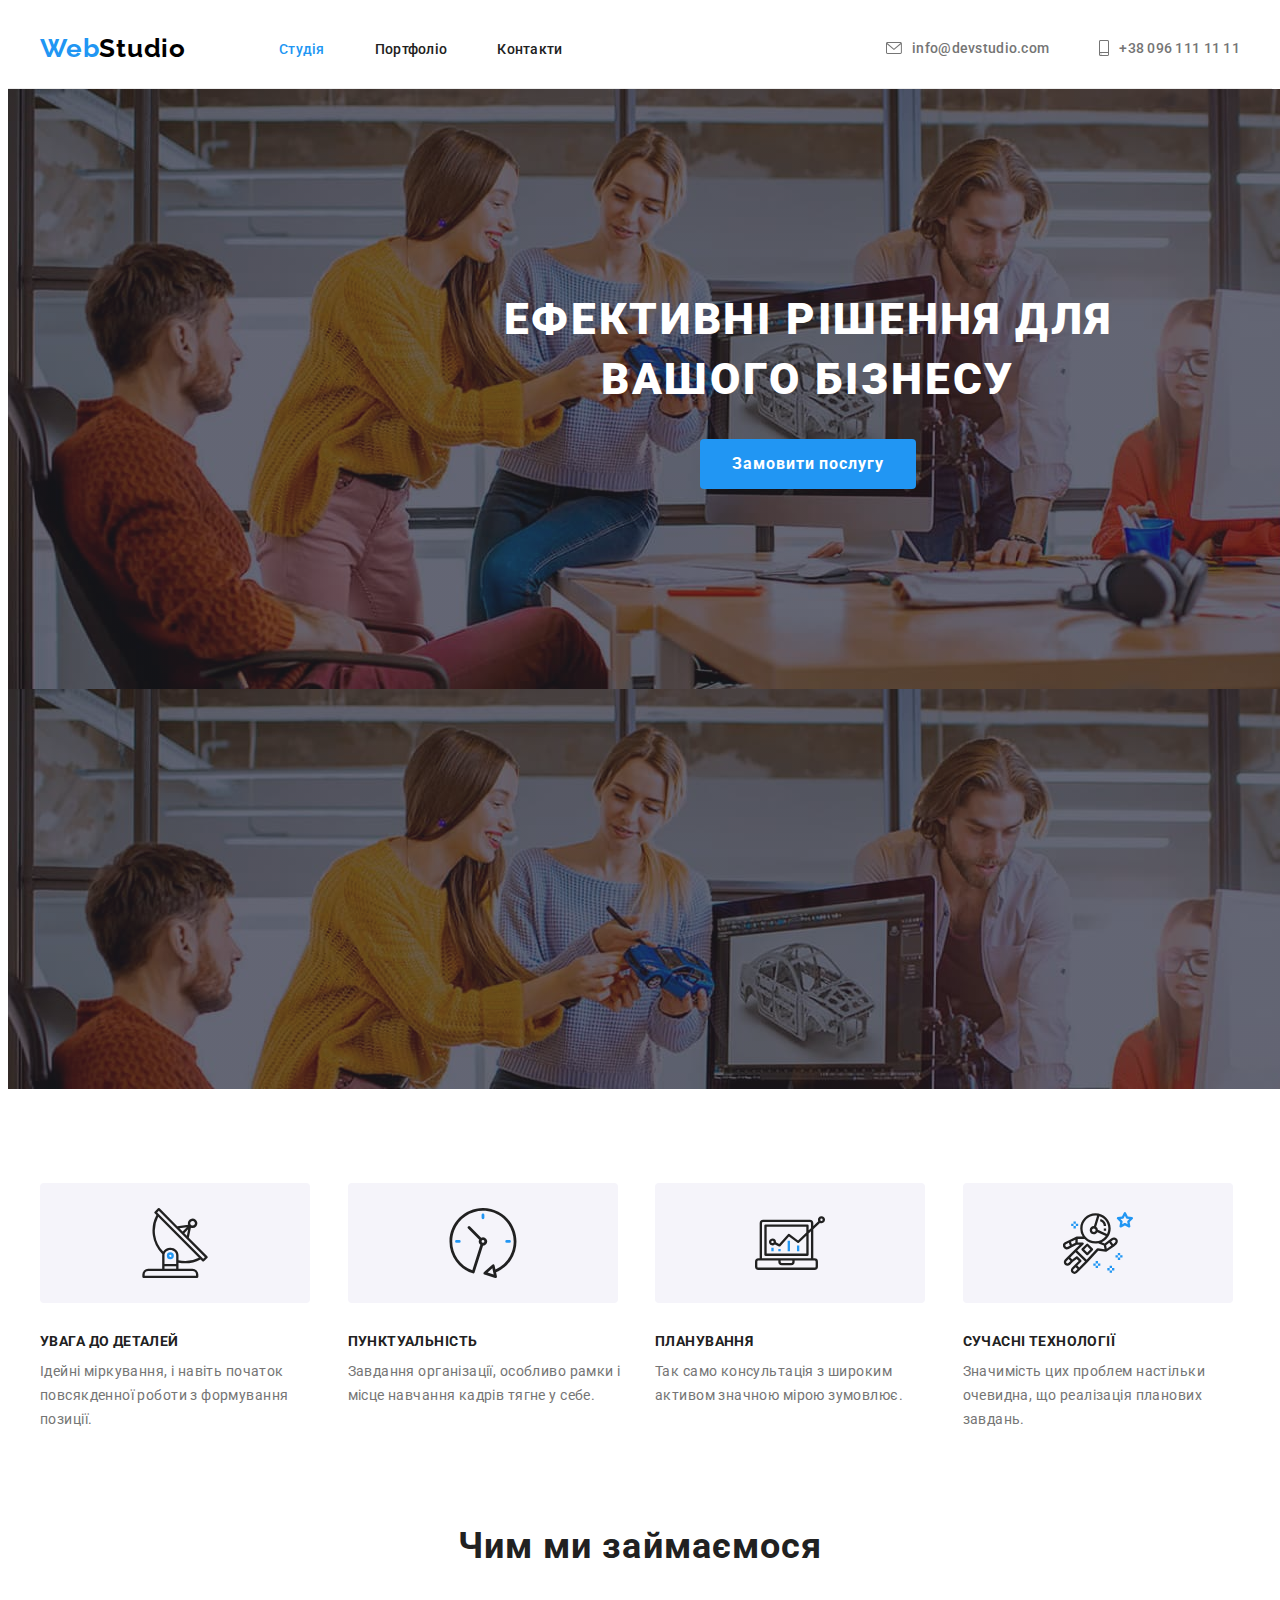
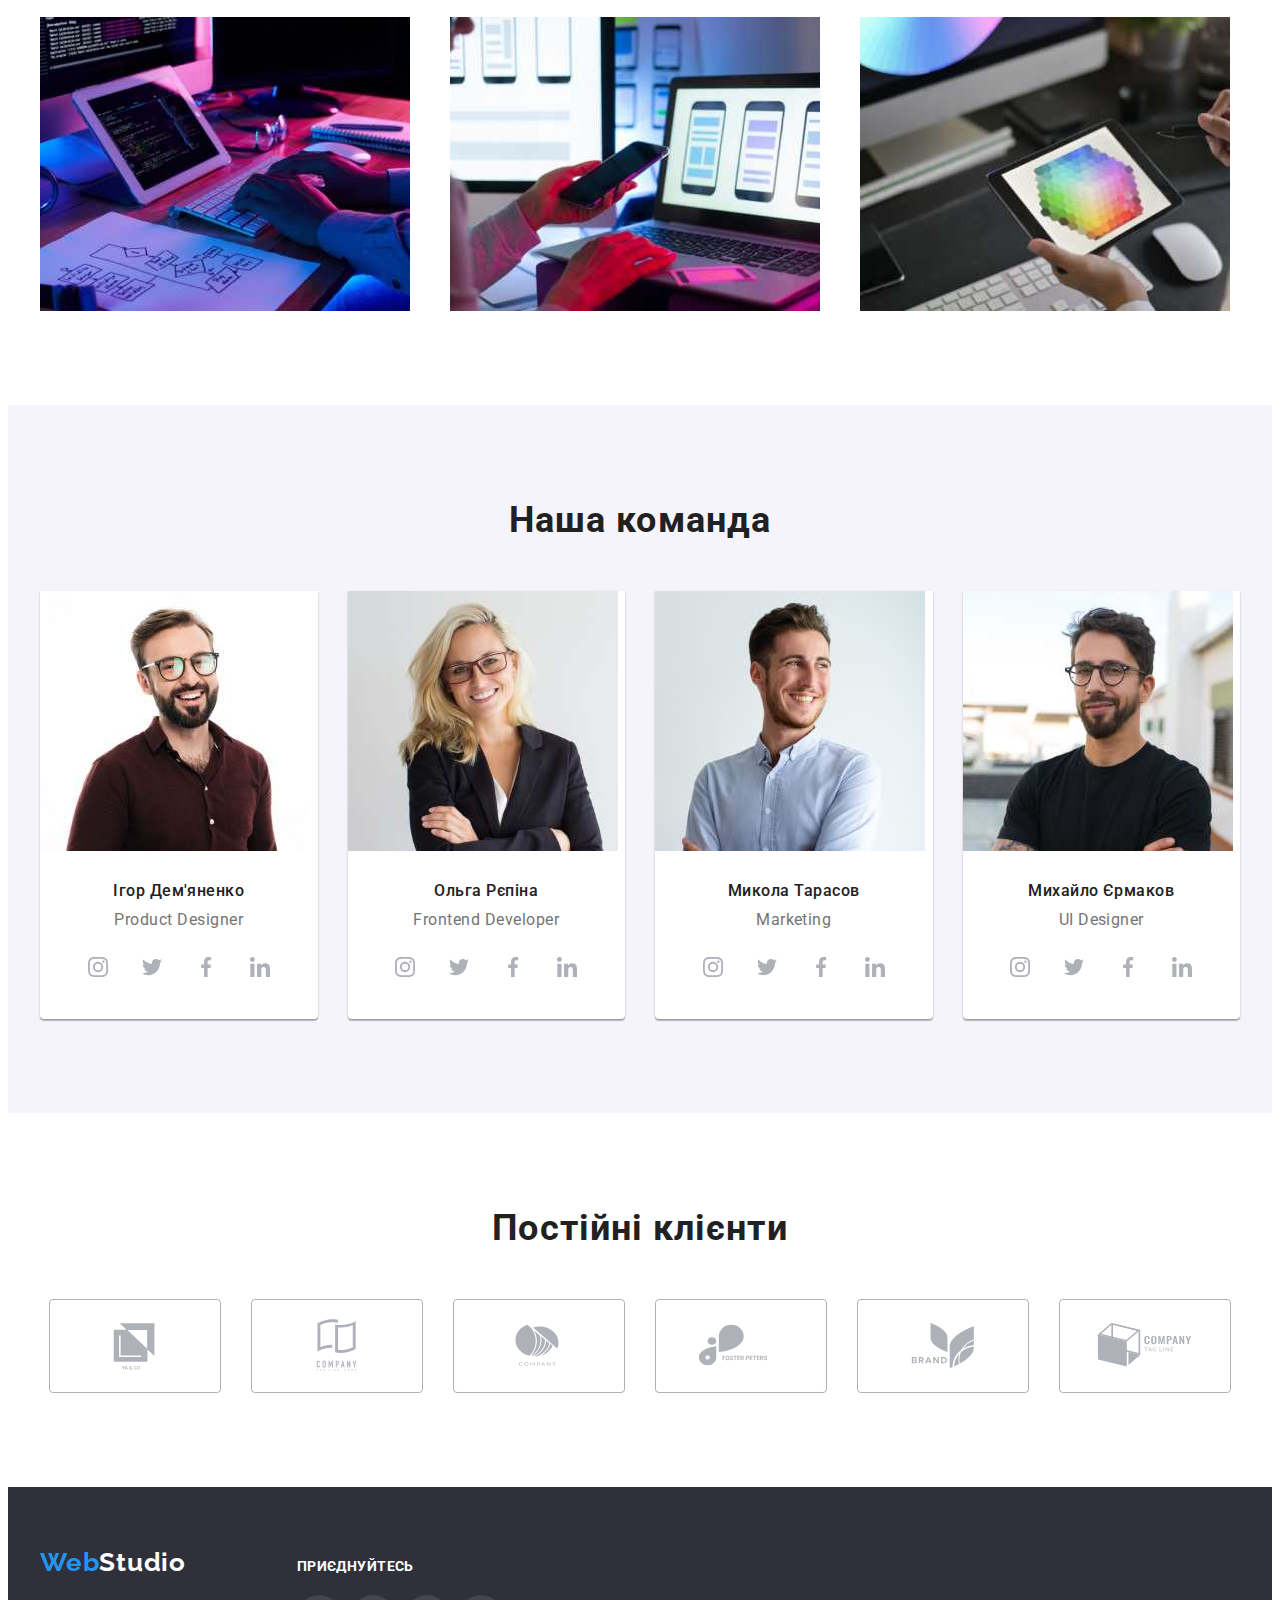
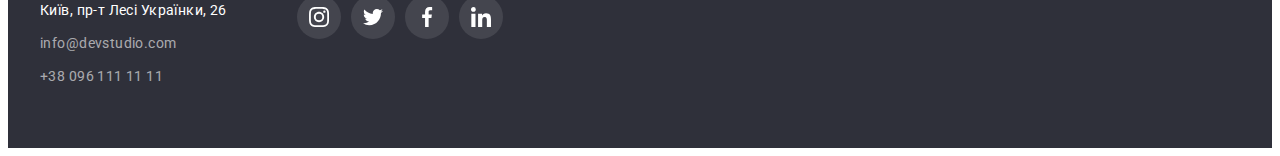
<file: index.html>
<!DOCTYPE html>
<html lang="uk">
  <head>
    <meta charset="UTF-8" />
    <meta http-equiv="X-UA-Compatible" content="IE=edge" />
    <meta name="viewport" content="width=device-width, initial-scale=1.0" />
    <title>Студія</title>
    <link rel="preconnect" href="https://fonts.googleapis.com" />
    <link rel="preconnect" href="https://fonts.gstatic.com" crossorigin />
    <link
      href="https://fonts.googleapis.com/css2?family=Raleway:wght@700&family=Roboto:wght@400;500;700;900&display=swap"
      rel="stylesheet"
    />
    <link
      rel="stylesheet"
      href="https://cdnjs.cloudflare.com/ajax/libs/modern-normalize/1.1.0/modern-normalize.min.css"
      integrity="sha512-wpPYUAdjBVSE4KJnH1VR1HeZfpl1ub8YT/NKx4PuQ5NmX2tKuGu6U/JRp5y+Y8XG2tV+wKQpNHVUX03MfMFn9Q=="
      crossorigin="anonymous"
      referrerpolicy="no-referrer"
    />
    <link rel="stylesheet" href="./css/styles.css" />
  </head>
  <body>
    <!--Шапка сторінки-->
    <header>
      <div class="header-container container">
        <nav class="nav-section">
          <a class="logo" href="./index.html"
            ><span class="logo-blue">Web</span
            ><span class="logo-black">Studio</span></a
          >
          <ul class="nav-list list">
            <li>
              <a class="nav-item link current" href="./index.html">Студія</a>
            </li>
            <li>
              <a class="nav-item link" href="./portfolio.html">Портфоліо</a>
            </li>
            <li><a class="nav-item link" href="">Контакти</a></li>
          </ul>
        </nav>
        <ul class="contact-list list">
          <li>
            <a
              class="contact-link link"
              href="mailto:info@devstudio.com"
              aria-label="іконка конверта"
            >
              <svg class="icon-header" width="16" height="12">
                <use href="./images/icons.svg#envelope"></use>
              </svg>
              info@devstudio.com</a
            >
          </li>
          <li>
            <a
              class="contact-link link"
              href="tel:+380961111111"
              aria-label="іконка смартфона"
            >
              <svg class="icon-header" width="10" height="16">
                <use href="./images/icons.svg#smartphone"></use>
              </svg>
              +38 096 111 11 11</a
            >
          </li>
        </ul>
      </div>
    </header>
    <!--Основний контент-->
    <main>
      <section class="hero">
        <div class="container">
          <h1 class="hero-title">Ефективні рішення для вашого бізнесу</h1>
          <button class="hero-btn btn" type="button">Замовити послугу</button>
        </div>
      </section>
      <!-- Переваги -->
      <section class="section">
        <div class="container">
          <h2 class="visually-hidden">Наші переваги</h2>
          <ul class="benefits-list list">
            <li class="benefits-item">
              <div class="benefits-background">
                <svg class="icons-benefits" width="70" height="70">
                  <use
                    href="./images/icons.svg#antenna"
                    aria-label="іконка антени"
                  ></use>
                </svg>
              </div>
              <h3 class="benefits-header">Увага до деталей</h3>
              <p class="benefits-text">
                Ідейні міркування, і навіть початок повсякденної роботи з
                формування позиції.
              </p>
            </li>
            <li class="benefits-item">
              <div class="benefits-background">
                <svg class="icons-benefits" width="70" height="70">
                  <use
                    href="./images/icons.svg#clock"
                    aria-label="іконка годинника"
                  ></use>
                </svg>
              </div>
              <h3 class="benefits-header">Пунктуальність</h3>
              <p class="benefits-text">
                Завдання організації, особливо рамки і місце навчання кадрів
                тягне у себе.
              </p>
            </li>
            <li class="benefits-item">
              <div class="benefits-background">
                <svg class="icons-benefits" width="70" height="70">
                  <use
                    href="./images/icons.svg#diagram"
                    aria-label="іконка діаграми"
                  ></use>
                </svg>
              </div>
              <h3 class="benefits-header">Планування</h3>
              <p class="benefits-text">
                Так само консультація з широким активом значною мірою зумовлює.
              </p>
            </li>
            <li class="benefits-item">
              <div class="benefits-background">
                <svg class="icons-benefits" width="70" height="70">
                  <use
                    href="./images/icons.svg#astronaut"
                    aria-label="іконка астронавта"
                  ></use>
                </svg>
              </div>
              <h3 class="benefits-header">Сучасні технології</h3>
              <p class="benefits-text">
                Значимість цих проблем настільки очевидна, що реалізація
                планових завдань.
              </p>
            </li>
          </ul>
        </div>
      </section>
      <!-- Чим займаємось -->
      <section class="what-section">
        <div class="container">
          <h2 class="what-header">Чим ми займаємося</h2>
          <ul class="what-list list">
            <li class="what-card">
              <img
                src="./images/box1.jpg"
                alt="друк на клавіатурі"
                width="370"
              />
            </li>
            <li class="what-card">
              <img
                src="./images/box2.jpg"
                alt="рука із смартфоном"
                width="370"
              />
            </li>
            <li class="what-card">
              <img
                src="./images/box3.jpg"
                alt="графічний планшет з кольоровою гамою"
                width="370"
              />
            </li>
          </ul>
        </div>
      </section>
      <!-- Команда -->
      <section class="section section-team">
        <div class="container">
          <h2 class="team-header">Наша команда</h2>
          <ul class="team-list list">
            <li class="team-card">
              <img
                src="./images/productdesigner.jpg"
                alt="Ігор Дем'яненко продуктовий дизайнер"
                width="270"
              />
              <div class="team-wrapper">
                <h3 class="name-header">Ігор Дем'яненко</h3>
                <p class="team-position">Product Designer</p>
                <ul class="social-list list">
                  <li class="social-item">
                    <a
                      class="social-link link"
                      href=""
                      aria-label="іконка інстраграму"
                    >
                      <svg width="20" height="20">
                        <use href="./images/icons.svg#instagram"></use>
                      </svg>
                    </a>
                  </li>
                  <li class="social-item">
                    <a class="social-link link" href="">
                      <svg width="20" height="20">
                        <use
                          href="./images/icons.svg#twitter"
                          aria-label="іконка твітера"
                        ></use>
                      </svg>
                    </a>
                  </li>
                  <li class="social-item">
                    <a class="social-link link" href="">
                      <svg width="20" height="20">
                        <use
                          href="./images/icons.svg#facebook"
                          aria-label="іконка фейсбуку"
                        ></use>
                      </svg>
                    </a>
                  </li>
                  <li class="social-item">
                    <a class="social-link link" href="">
                      <svg width="20" height="20">
                        <use
                          href="./images/icons.svg#linkedin"
                          aria-label="іконка лінкедіну"
                        ></use>
                      </svg>
                    </a>
                  </li>
                </ul>
              </div>
            </li>
            <li class="team-card">
              <img
                src="./images/frontenddev.jpg"
                alt="Ольга Рєпіна фронтенд розробник"
                width="270"
              />
              <div class="team-wrapper">
                <h3 class="name-header">Ольга Рєпіна</h3>
                <p class="team-position">Frontend Developer</p>
                <ul class="social-list list">
                  <li class="social-item">
                    <a
                      class="social-link link"
                      href=""
                      aria-label="іконка інстаграму"
                    >
                      <svg width="20" height="20">
                        <use href="./images/icons.svg#instagram"></use>
                      </svg>
                    </a>
                  </li>
                  <li class="social-item">
                    <a
                      class="social-link link"
                      href=""
                      aria-label="іконка твітера"
                    >
                      <svg width="20" height="20">
                        <use href="./images/icons.svg#twitter"></use>
                      </svg>
                    </a>
                  </li>
                  <li class="social-item">
                    <a
                      class="social-link link"
                      href=""
                      aria-label="іконка фейсбуку"
                    >
                      <svg width="20" height="20">
                        <use href="./images/icons.svg#facebook"></use>
                      </svg>
                    </a>
                  </li>
                  <li class="social-item">
                    <a
                      class="social-link link"
                      href=""
                      aria-label="іконка лінкедіну"
                    >
                      <svg width="20" height="20">
                        <use href="./images/icons.svg#linkedin"></use>
                      </svg>
                    </a>
                  </li>
                </ul>
              </div>
            </li>
            <li class="team-card">
              <img
                src="./images/marketing.jpg"
                alt="Микола Тарасов маркетолог"
                width="270"
              />
              <div class="team-wrapper">
                <h3 class="name-header">Микола Тарасов</h3>
                <p class="team-position">Marketing</p>
                <ul class="social-list list">
                  <li class="social-item">
                    <a
                      class="social-link link"
                      href=""
                      aria-label="іконка інстаграму"
                    >
                      <svg width="20" height="20">
                        <use href="./images/icons.svg#instagram"></use>
                      </svg>
                    </a>
                  </li>
                  <li class="social-item">
                    <a
                      class="social-link link"
                      href=""
                      aria-label="іконка твітера"
                    >
                      <svg width="20" height="20">
                        <use href="./images/icons.svg#twitter"></use>
                      </svg>
                    </a>
                  </li>
                  <li class="social-item">
                    <a
                      class="social-link link"
                      href=""
                      aria-label="іконка фейсбуку"
                    >
                      <svg width="20" height="20">
                        <use href="./images/icons.svg#facebook"></use>
                      </svg>
                    </a>
                  </li>
                  <li class="social-item">
                    <a
                      class="social-link link"
                      href=""
                      aria-label="іконка лінкедіну"
                    >
                      <svg width="20" height="20">
                        <use href="./images/icons.svg#linkedin"></use>
                      </svg>
                    </a>
                  </li>
                </ul>
              </div>
            </li>
            <li class="team-card">
              <img
                src="./images/uidesigner.jpg"
                alt="Михайло Єрмаков дизайнер інтерфейсу"
                width="270"
              />
              <div class="team-wrapper">
                <h3 class="name-header">Михайло Єрмаков</h3>
                <p class="team-position">UI Designer</p>
                <ul class="social-list list">
                  <li class="social-item">
                    <a
                      class="social-link link"
                      href=""
                      aria-label="іконка інстаграму"
                    >
                      <svg width="20" height="20">
                        <use href="./images/icons.svg#instagram"></use>
                      </svg>
                    </a>
                  </li>
                  <li class="social-item">
                    <a
                      class="social-link link"
                      href=""
                      aria-label="іконка твітера"
                    >
                      <svg width="20" height="20">
                        <use href="./images/icons.svg#twitter"></use>
                      </svg>
                    </a>
                  </li>
                  <li class="social-item">
                    <a
                      class="social-link link"
                      href=""
                      aria-label="іконка фейсбуку"
                    >
                      <svg width="20" height="20">
                        <use href="./images/icons.svg#facebook"></use>
                      </svg>
                    </a>
                  </li>
                  <li class="social-item">
                    <a
                      class="social-link link"
                      href=""
                      aria-label="іконка лінкедіну"
                    >
                      <svg width="20" height="20">
                        <use href="./images/icons.svg#linkedin"></use>
                      </svg>
                    </a>
                  </li>
                </ul>
              </div>
            </li>
          </ul>
        </div>
      </section>
      <!-- Клієнти -->
      <section class="section">
        <div class="container">
          <h2 class="clients-header">Постійні клієнти</h2>
          <ul class="client-list list">
            <li class="client-items">
              <a class="clients-link" href="" aria-label="іконка лого-1">
                <svg class="icon-clients" width="106" height="60">
                  <use href="./images/icons.svg#Logo1"></use>
                </svg>
              </a>
            </li>
            <li class="client-items">
              <a class="clients-link" href="" aria-label="іконка лого-2">
                <svg class="icon-clients" width="106" height="60">
                  <use href="./images/icons.svg#Logo2"></use>
                </svg>
              </a>
            </li>
            <li class="client-items">
              <a class="clients-link" href="" aria-label="іконка лого-3">
                <svg class="icon-clients" width="106" height="60">
                  <use href="./images/icons.svg#Logo3"></use>
                </svg>
              </a>
            </li>
            <li class="client-items">
              <a class="clients-link" href="" aria-label="іконка лого-4">
                <svg class="icon-clients" width="106" height="60">
                  <use href="./images/icons.svg#Logo4"></use>
                </svg>
              </a>
            </li>
            <li class="client-items">
              <a class="clients-link" href="" aria-label="іконка лого-5">
                <svg class="icon-clients" width="106" height="60">
                  <use href="./images/icons.svg#Logo5"></use>
                </svg>
              </a>
            </li>
            <li class="client-items">
              <a class="clients-link" href="" aria-label="іконка лого-6">
                <svg class="icon-clients" width="106" height="60">
                  <use href="./images/icons.svg#Logo6"></use>
                </svg>
              </a>
            </li>
          </ul>
        </div>
      </section>
    </main>
    <!--Підвал сторінки-->
    <footer>
      <div class="container footer-container">
        <!-- перша частина -->
        <div>
          <a class="logo" href="./index.html"
            ><span class="logo-blue">Web</span
            ><span class="logo-white">Studio</span></a
          >
          <address>
            <ul class="list">
              <li class="contact-item">
                <a
                  class="address-item link"
                  href="https://goo.gl/maps/xYVmCQSycFGv2e8E6"
                  target="_blank"
                  rel="noopener noreferrer"
                  >Київ, пр-т Лесі Українки, 26</a
                >
              </li>
              <li class="contact-item">
                <a class="low-contact link" href="mailto:info@devstudio.com"
                  >info@devstudio.com</a
                >
              </li>
              <li class="contact-item">
                <a class="low-contact link" href="tel:+380961111111"
                  >+38 096 111 11 11</a
                >
              </li>
            </ul>
          </address>
        </div>

        <!-- друга частина -->
        <div class="social-contacts">
          <strong class="join-socials">Приєднуйтесь</strong>
          <ul class="social-list-join list">
            <li>
              <a
                class="social-link-join link"
                href=""
                aria-label="іконка інстаграму"
              >
                <svg class="" width="20" height="20">
                  <use href="./images/icons.svg#instagram"></use>
                </svg>
              </a>
            </li>
            <li>
              <a
                class="social-link-join link"
                href=""
                aria-label="іконка твітера"
              >
                <svg class="" width="20" height="20">
                  <use href="./images/icons.svg#twitter"></use>
                </svg>
              </a>
            </li>
            <li>
              <a
                class="social-link-join link"
                href=""
                aria-label="іконка фейсбуку"
              >
                <svg class="" width="20" height="20">
                  <use href="./images/icons.svg#facebook"></use>
                </svg>
              </a>
            </li>
            <li>
              <a
                class="social-link-join link"
                href=""
                aria-label="іконка лінкедіну"
              >
                <svg class="" width="20" height="20">
                  <use href="./images/icons.svg#linkedin"></use>
                </svg>
              </a>
            </li>
          </ul>
        </div>
      </div>
    </footer>
  </body>
</html>
</file>
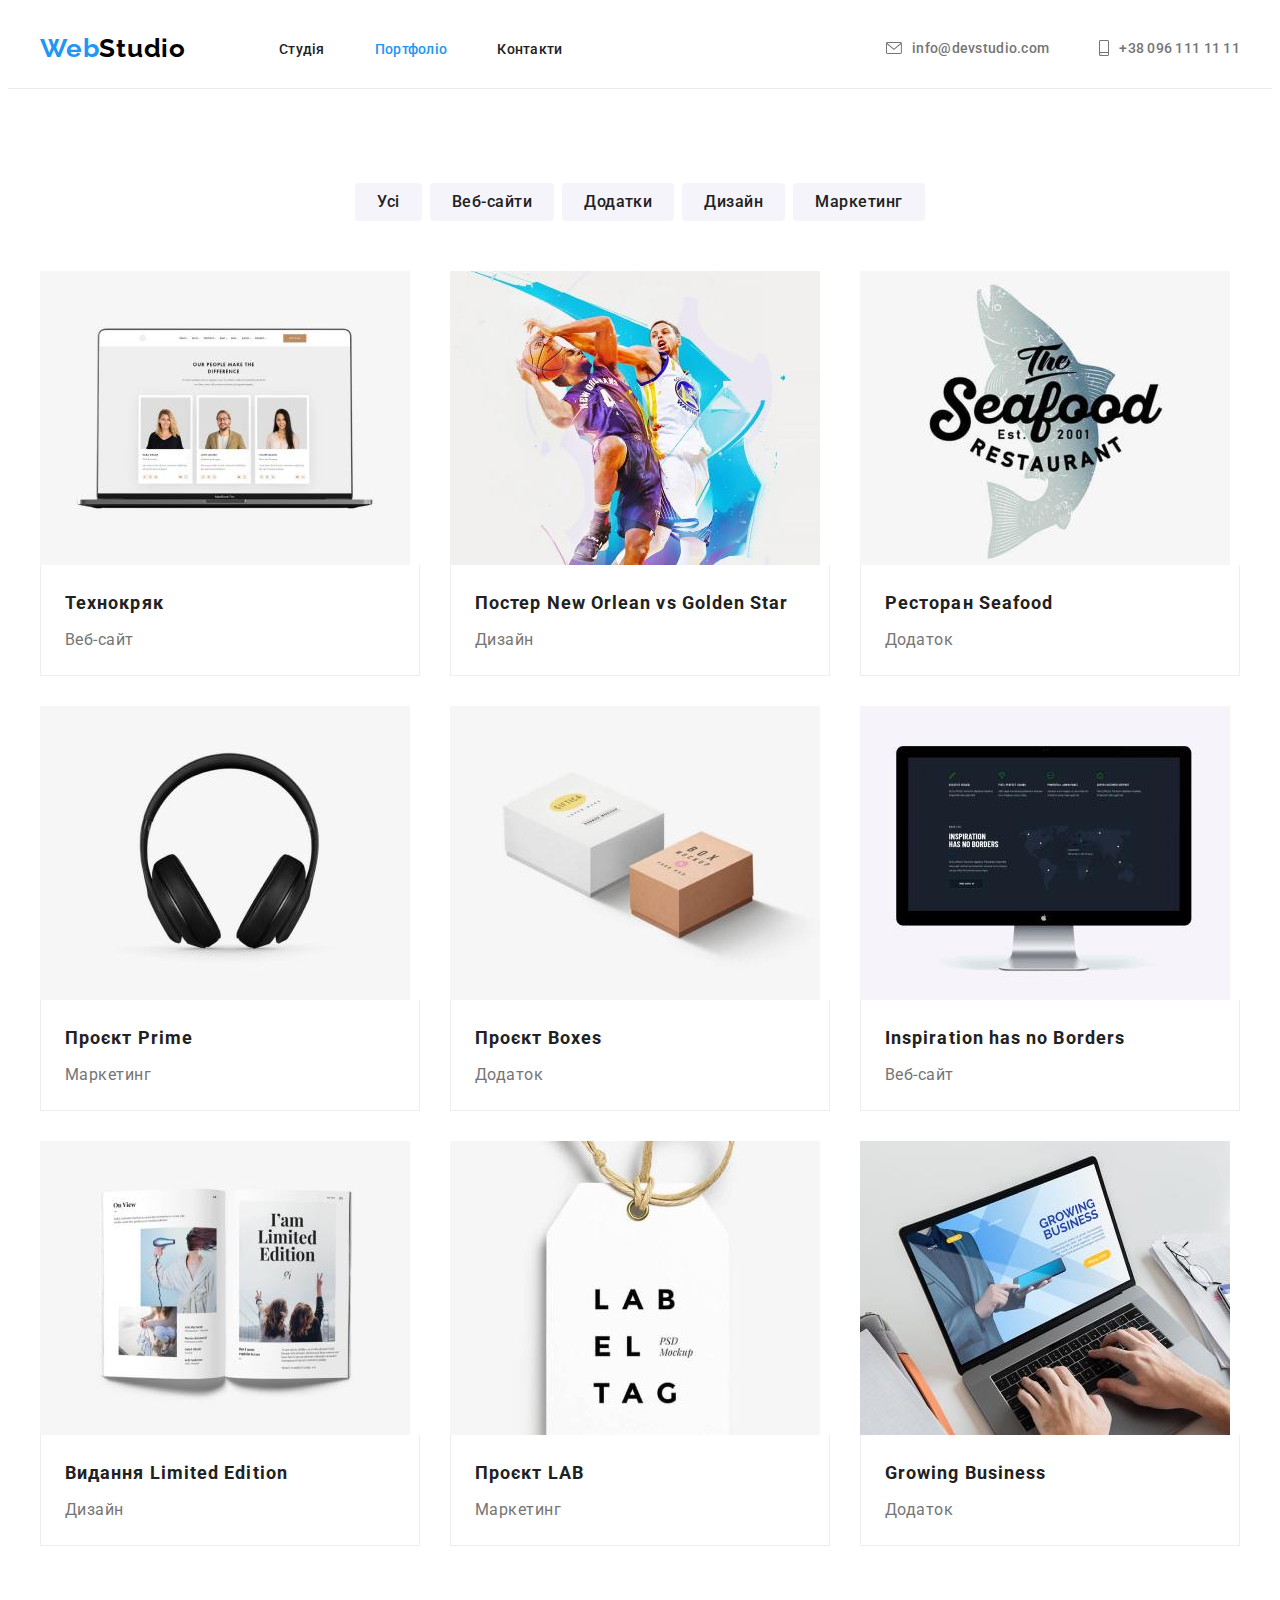
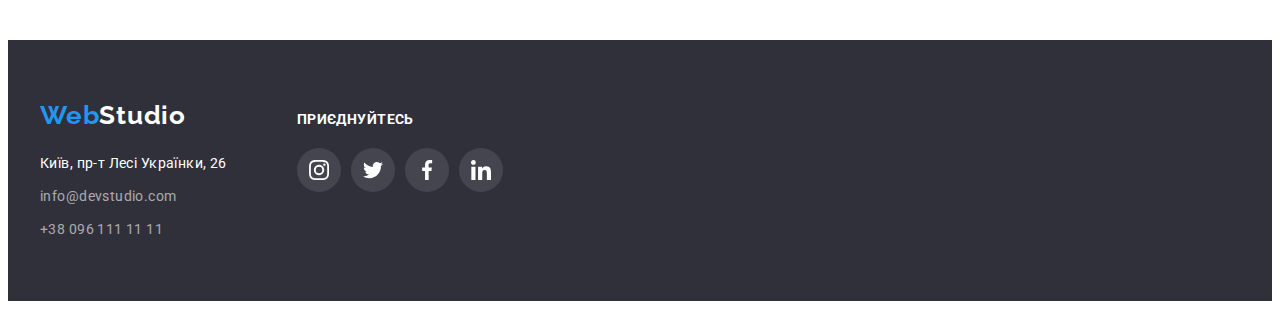
<file: portfolio.html>
<!DOCTYPE html>
<html lang="uk">
  <head>
    <meta charset="UTF-8" />
    <meta http-equiv="X-UA-Compatible" content="IE=edge" />
    <meta name="viewport" content="width=device-width, initial-scale=1.0" />
    <title>Портфоліо</title>
    <link rel="preconnect" href="https://fonts.googleapis.com" />
    <link rel="preconnect" href="https://fonts.gstatic.com" crossorigin />
    <link
      href="https://fonts.googleapis.com/css2?family=Raleway:wght@700&family=Roboto:wght@400;500;700;900&display=swap"
      rel="stylesheet"
    />
    <link
      rel="stylesheet"
      href="https://cdnjs.cloudflare.com/ajax/libs/modern-normalize/1.1.0/modern-normalize.min.css"
      integrity="sha512-wpPYUAdjBVSE4KJnH1VR1HeZfpl1ub8YT/NKx4PuQ5NmX2tKuGu6U/JRp5y+Y8XG2tV+wKQpNHVUX03MfMFn9Q=="
      crossorigin="anonymous"
      referrerpolicy="no-referrer"
    />
    <link rel="stylesheet" href="./css/styles.css" />
  </head>
  <body>
    <!--Шапка сторінки-->
    <header>
      <div class="header-container container">
        <nav class="nav-section">
          <a class="logo" href="./index.html"
            ><span class="logo-blue">Web</span
            ><span class="logo-black">Studio</span></a
          >
          <ul class="nav-list list">
            <li>
              <a class="nav-item link" href="./index.html">Студія</a>
            </li>
            <li>
              <a class="nav-item link current" href="./portfolio.html"
                >Портфоліо</a
              >
            </li>
            <li><a class="nav-item link" href="">Контакти</a></li>
          </ul>
        </nav>
        <ul class="contact-list list">
          <li>
            <a
              class="contact-link link"
              href="mailto:info@devstudio.com"
              aria-label="іконка конверта"
            >
              <svg class="icon-header" width="16" height="12">
                <use href="./images/icons.svg#envelope"></use>
              </svg>
              info@devstudio.com</a
            >
          </li>
          <li>
            <a
              class="contact-link link"
              href="tel:+380961111111"
              aria-label="іконка смартфона"
            >
              <svg class="icon-header" width="10" height="16">
                <use href="./images/icons.svg#smartphone"></use>
              </svg>
              +38 096 111 11 11</a
            >
          </li>
        </ul>
      </div>
    </header>
    <!-- Основний контент -->
    <main>
      <section class="section">
        <div class="container">
          <h1 class="visually-hidden">Наше портфоліо</h1>
          <ul class="button-list list">
            <li><button class="item-btn btn" type="button">Усі</button></li>
            <li>
              <button class="item-btn btn" type="button">Веб-сайти</button>
            </li>
            <li><button class="item-btn btn" type="button">Додатки</button></li>
            <li><button class="item-btn btn" type="button">Дизайн</button></li>
            <li>
              <button class="item-btn btn" type="button">Маркетинг</button>
            </li>
          </ul>
          <ul class="portfolio-list list">
            <li class="card-item">
              <a class="link" href="">
                <img
                  src="./images/portfolio1.jpg"
                  alt="ноутбук з відкритим сайтом"
                  width="370"
                />
                <div class="portfolio-wrapper">
                  <h2 class="portfolio-header">Технокряк</h2>
                  <p class="portfolio-item">Веб-сайт</p>
                </div>
              </a>
            </li>
            <li class="card-item">
              <a class="link" href="">
                <img
                  src="./images/portfolio2.jpg"
                  alt="постер з двома баскетболістами"
                  width="370"
                />
                <div class="portfolio-wrapper">
                  <h2 class="portfolio-header">
                    Постер New Orlean vs Golden Star
                  </h2>
                  <p class="portfolio-item">Дизайн</p>
                </div>
              </a>
            </li>
            <li class="card-item">
              <a class="link" href="">
                <img
                  src="./images/portfolio3.jpg"
                  alt="зображення логотипу ресторану"
                  width="370"
                />
                <div class="portfolio-wrapper">
                  <h2 class="portfolio-header">Ресторан Seafood</h2>
                  <p class="portfolio-item">Додаток</p>
                </div>
              </a>
            </li>
            <li class="card-item">
              <a class="link" href="">
                <img
                  src="./images/portfolio4.jpg"
                  alt="навушники"
                  width="370"
                />
                <div class="portfolio-wrapper">
                  <h2 class="portfolio-header">Проєкт Prime</h2>
                  <p class="portfolio-item">Маркетинг</p>
                </div>
              </a>
            </li>
            <li class="card-item">
              <a class="link" href="">
                <img
                  src="./images/portfolio5.jpg"
                  alt="дві невеликі коробочки"
                  width="370"
                />
                <div class="portfolio-wrapper">
                  <h2 class="portfolio-header">Проєкт Boxes</h2>
                  <p class="portfolio-item">Додаток</p>
                </div>
              </a>
            </li>
            <li class="card-item">
              <a class="link" href="">
                <img src="./images/portfolio6.jpg" alt="монітор" width="370" />
                <div class="portfolio-wrapper">
                  <h2 class="portfolio-header">Inspiration has no Borders</h2>
                  <p class="portfolio-item">Веб-сайт</p>
                </div>
              </a>
            </li>
            <li class="card-item">
              <a class="link" href="">
                <img src="./images/portfolio7.jpg" alt="журнал" width="370" />
                <div class="portfolio-wrapper">
                  <h2 class="portfolio-header">Видання Limited Edition</h2>
                  <p class="portfolio-item">Дизайн</p>
                </div>
              </a>
            </li>
            <li class="card-item">
              <a class="link" href="">
                <img src="./images/portfolio8.jpg" alt="бірка" width="370" />
                <div class="portfolio-wrapper">
                  <h2 class="portfolio-header">Проєкт LAB</h2>
                  <p class="portfolio-item">Маркетинг</p>
                </div>
              </a>
            </li>
            <li class="card-item">
              <a class="link" href="">
                <img
                  src="./images/portfolio9.jpg"
                  alt="чоловік друкує на ноутбуці"
                  width="370"
                />
                <div class="portfolio-wrapper">
                  <h2 class="portfolio-header">Growing Business</h2>
                  <p class="portfolio-item">Додаток</p>
                </div>
              </a>
            </li>
          </ul>
        </div>
      </section>
    </main>
    <!-- Підвал сторінки -->
    <footer>
      <div class="container footer-container">
        <!-- перша частина -->
        <div>
          <a class="logo" href="./index.html"
            ><span class="logo-blue">Web</span
            ><span class="logo-white">Studio</span></a
          >
          <address>
            <ul class="list">
              <li class="contact-item">
                <a
                  class="address-item link"
                  href="https://goo.gl/maps/xYVmCQSycFGv2e8E6"
                  target="_blank"
                  rel="noopener noreferrer"
                  >Київ, пр-т Лесі Українки, 26</a
                >
              </li>
              <li class="contact-item">
                <a class="low-contact link" href="mailto:info@devstudio.com"
                  >info@devstudio.com</a
                >
              </li>
              <li class="contact-item">
                <a class="low-contact link" href="tel:+380961111111"
                  >+38 096 111 11 11</a
                >
              </li>
            </ul>
          </address>
        </div>

        <!-- друга частина -->
        <div class="social-contacts">
          <strong class="join-socials">Приєднуйтесь</strong>
          <ul class="social-list-join list">
            <li>
              <a
                class="social-link-join link"
                href=""
                aria-label="іконка інстаграму"
              >
                <svg class="" width="20" height="20">
                  <use href="./images/icons.svg#instagram"></use>
                </svg>
              </a>
            </li>
            <li>
              <a
                class="social-link-join link"
                href=""
                aria-label="іконка твітера"
              >
                <svg class="" width="20" height="20">
                  <use href="./images/icons.svg#twitter"></use>
                </svg>
              </a>
            </li>
            <li>
              <a
                class="social-link-join link"
                href=""
                aria-label="іконка фейсбуку"
              >
                <svg class="" width="20" height="20">
                  <use href="./images/icons.svg#facebook"></use>
                </svg>
              </a>
            </li>
            <li>
              <a
                class="social-link-join link"
                href=""
                aria-label="іконка лінкедіну"
              >
                <svg class="" width="20" height="20">
                  <use href="./images/icons.svg#linkedin"></use>
                </svg>
              </a>
            </li>
          </ul>
        </div>
      </div>
    </footer>
  </body>
</html>
</file>
<file: css/styles.css>
:root {
  --primary-font: "Roboto", sans-serif;
  --secondary-font: "Raleway", sans-serif;
  --accent-color: #2196f3;
  --prevailing-color: #757575;
  --header-color: #212121;
  --secondary-color: #ffffff;
  --background-color: #2f303a;
  --team-background-color: #f5f4fa;
  --main-background-color: #ffffff;
}

/* GLOBAL RESET STYLES */
h1,h2,h3,h4,h5,h6,p,ul {
  margin: 0;
  padding: 0;
}

img {
  display: block;
  max-width: 100%;
  max-height: auto;
}

/* GENERAL STYLES */
body {
  font-family: var(--primary-font);
  color: var(--prevailing-color);
  background-color: var(--main-background-color);
}

.container {
  width: 1200px;
  margin: 0 auto;
  padding: 0 15px;
  /* outline: 2px solid red; */
}

.list {
  list-style-type: none;
}

.link {
  text-decoration: none;
}

.link:hover,
.link:focus {
  color: var(--accent-color);
}

.section {
padding: 94px 0 94px 0;
}

.btn {
  font-family: inherit;
  cursor: pointer;
}

/* HEADER SECTION */
header {
  border-bottom-width: 1px;
  border-bottom-style: solid;
  border-bottom-color: #ececec;
}

.header-container {
  display: flex;
    align-items: center;
}

.nav-section {
display: flex;
align-items: center;
}

.logo {
  font-family: var(--secondary-font);
  text-decoration: none;
  font-weight: 700;
  font-size: 26px;
  line-height: calc(31 / 26);
  letter-spacing: 0.03em;
}

.logo-blue {
  color: #2196f3;
}

.logo-black {
  color: #000000;
}

.nav-list {
  display: flex;
  align-items: center;
  margin-left: 93px;
 gap: 50px;
}

.nav-item {
  font-weight: 500;
  font-size: 14px;
  line-height: calc(16 / 14);
  letter-spacing: 0.02em;
  color: var(--header-color);
  padding: 32px 0;
}

.current {
    color:#2196f3;
}

.contact-list {
  display: flex;
    margin-left: auto;
    gap: 50px;
}

.contact-link {
  display: flex;
  font-weight: 500;
  font-size: 14px;
  line-height: calc(16 / 14);
  letter-spacing: 0.02em;
  color: var(--prevailing-color);
  list-style-type: none;
  padding-top: 32px;
    padding-bottom: 32px;
    align-items: center;
}

.icon-header {
  margin-right: 10px;
  fill: currentColor;
}

/* HERO SECTION */
.hero {
  text-align: center;
  background: var(--background-color);
  padding-top: 200px;
  padding-bottom: 200px;
  background-image: linear-gradient(to right,
        rgba(47, 48, 58, 0.4),
        rgba(47, 48, 58, 0.4)),
      url(../images/hero-image.jpg);
      width: 1600px;
      height: 600px;
margin-left: auto;
margin-right: auto;
}

.hero-title {
  font-weight: 900;
  font-size: 44px;
  line-height: calc(60 / 44);
  text-align: center;
  letter-spacing: 0.06em;
  text-transform: uppercase;
  color: var(--secondary-color);
  width: 696px;
  margin-bottom: 30px;
  margin-left: auto;
  margin-right: auto;
}

.hero-btn {
  font-weight: 700;
  font-size: 16px;
  line-height: calc(30 / 16);
  align-items: center;
  text-align: center;
  letter-spacing: 0.06em;
  color: var(--secondary-color);
  background-color: #2196f3;
  border-radius: 4px;
  border: none;
  margin: auto;
  padding: 10px 32px;

}

.hero-btn:hover,
.hero-btn:focus {
  background-color: #188CE8;
}

/* BENEFITS SECTION */
.visually-hidden {
  position: absolute;
  width: 1px;
  height: 1px;
  margin: -1px;
  border: 0;
  padding: 0;
  white-space: nowrap;
  clip-path: inset(100%);
  clip: rect(0 0 0 0);
  overflow: hidden;
}

.benefits-list {
  display: flex;
  gap: 30px;
}

.benefits-background {
  display: flex;
  align-items: center;
  justify-content: center;
  width: 270px;
  height: 120px;
  background-color: #F5F4FA;
  border-radius: 4px;
  margin-bottom: 30px;
}

.benefits-item {
flex-basis: calc((100% - 30px) / 4);
}

.benefits-header {
  font-weight: 700;
  font-size: 14px;
  line-height: calc(16 / 14);
  letter-spacing: 0.03em;
  text-transform: uppercase;
  color: var(--header-color);
  margin-bottom: 10px;
}

.benefits-text {
  font-size: 14px;
  line-height: calc(24 / 14);
  letter-spacing: 0.03em;
  color: var(--prevailing-color);
}

/* WHAT SECTION */
.what-section {
  padding-bottom: 94px;
}

.what-header {
  font-weight: 700;
  font-size: 36px;
  line-height: calc(42 / 36);
  text-align: center;
  letter-spacing: 0.03em;
  color: var(--header-color);
  margin-bottom: 50px;
}

.what-list {
  display: flex;
  gap: 30px;
}

.what-card {
  flex-basis: calc((100% - 30px *2) / 3);
}

/* TEAM SECTION */
.section-team {
  background: var(--team-background-color);
}

.team-header {
  font-weight: 700;
  font-size: 36px;
  line-height: calc(42 / 36);
  text-align: center;
  letter-spacing: 0.03em;
  color: var(--header-color);
  margin-bottom: 50px;
}

.team-list {
  display: flex;
  gap: 30px;
}

.team-card {
  background-color:var(--main-background-color);
  flex-basis: calc((100% - 30px *3) / 4);
  box-shadow: 0px 1px 3px rgba(0, 0, 0, 0.12), 0px 1px 1px rgba(0, 0, 0, 0.14), 0px 2px 1px rgba(0, 0, 0, 0.2);
  border-radius: 0px 0px 4px 4px;
}

.team-wrapper {
  padding: 30px 0 30px 0;
  text-align: center;
}

.name-header {
  font-weight: 500;
  font-size: 16px;
  line-height: calc(19 / 16);
  letter-spacing: 0.03em;
  color: var(--header-color);
  margin-bottom: 10px;
}

.team-position {
  font-size: 16px;
  line-height: calc(19 / 16);
  letter-spacing: 0.03em;
  color: var(--prevailing-color);
}

.social-list {
  display: flex;
  justify-content: center;
  gap: 10px;
  margin-top: 16px;
}

.social-link {
  display: flex;
  align-items: center;
  justify-content: center;
  width: 44px;
  height: 44px;
  fill: #AFB1B8;
  border-radius: 50%;
}

.social-link:hover,
.social-link:focus {
background-color:#2196f3;
fill:#FFFFFF;
}

/* OUR CLIENTS */
.clients-header {
  font-weight: 700;
    font-size: 36px;
    line-height: calc(42 / 36);
    text-align: center;
    letter-spacing: 0.03em;
    color: var(--header-color);
  margin-bottom: 50px;
}

.client-list {
  display: flex;
  justify-content: center;
  gap: 30px;
}

.clients-link {
  display: flex;
  align-items: center;
  justify-content: center;
  width: 170px;
  height: 92px;
  fill: #AFB1B8;
  border: 1px solid #AFB1B8;
    border-radius: 4px;
}

.clients-link:hover,
.clients-link:focus {
  fill: #2196f3;
  border-color:#2196f3;
}

/* FOOTER SECTION */
footer {
  padding: 60px 0 60px 0;
  background: var(--background-color);
}

.footer-container {
  display: flex;
  align-items: baseline;
}

.logo-white {
  color: #ffffff;
}

address {
  margin-top: 20px;
}

.contact-item:not(:last-child) {
  margin-bottom: 9px;
}

.address-item {
  font-style: normal;
  font-weight: 400;
  font-size: 14px;
  line-height: calc(24 / 14);
  letter-spacing: 0.03em;
  color: var(--secondary-color);
}

.low-contact {
  font-style: normal;
  font-weight: 400;
  font-size: 14px;
  line-height: calc(24 / 14);
  letter-spacing: 0.03em;
  color: rgba(255, 255, 255, 0.6);
}

.social-contacts {
  margin-left: 70px;
}

.join-socials {
  font-weight: 700;
  font-size: 14px;
  line-height: calc(16 / 14);
  letter-spacing: 0.03em;
  text-transform: uppercase;
  color: var(--secondary-color);
}

.social-list-join {
  display: flex;
  gap: 10px;
  margin-top: 20px;
}

.social-link-join {
  display: flex;
  align-items: center;
  justify-content: center;
  width: 44px;
  height: 44px;
  border-radius: 50%;
  fill: #FFFFFF;
  background-color: rgba(255, 255, 255, 0.1);
}

.social-link-join:hover,
.social-link-join:focus {
background-color: #2196f3;
  fill: #FFFFFF;
}

/* PORTFOLIO PAGE */

/* BUTTONS*/

.button-list {
  display: flex;
  gap:8px;
  justify-content: center;
 margin-bottom: 50px;
}

.item-btn {
  font-weight: 500;
  font-size: 16px;
  line-height: calc(26 / 16);
  text-align: center;
  letter-spacing: 0.03em;
  color: var(--header-color);
  background-color: #F5F4FA;
    border-radius: 4px;
    border: none;
    padding: 6px 22px;
}

.item-btn:hover,
.item-btn:focus {
  color:var(--secondary-color);
  background-color: var(--accent-color);
  box-shadow: 0px 3px 1px rgba(0, 0, 0, 0.1), 0px 1px 2px rgba(0, 0, 0, 0.08), 0px 2px 2px rgba(0, 0, 0, 0.12);
}

/* PORTFOLIO LIST */

.portfolio-list {
  display: flex;
  gap: 30px;
  flex-wrap: wrap;
}

.portfolio-list > .card-item {
  flex-basis:calc((100% - 30px *2) / 3);
}

.card-item:hover {
  box-shadow: 0px 1px 1px rgba(0, 0, 0, 0.12), 0px 4px 4px rgba(0, 0, 0, 0.06), 1px 4px 6px rgba(0, 0, 0, 0.16);
}

.portfolio-wrapper {
  padding: 20px 24px;
  border: 1px solid #EEEEEE;
  border-top: none;
}

.portfolio-header {
  font-weight: 700;
  font-size: 18px;
  line-height: calc(36 / 18);
  letter-spacing: 0.06em;
  color: var(--header-color);
}

.portfolio-item {
  font-size: 16px;
  line-height: calc(30 / 16);
  letter-spacing: 0.03em;
  color: var(--prevailing-color);
  margin-top: 4px;
}
</file>
